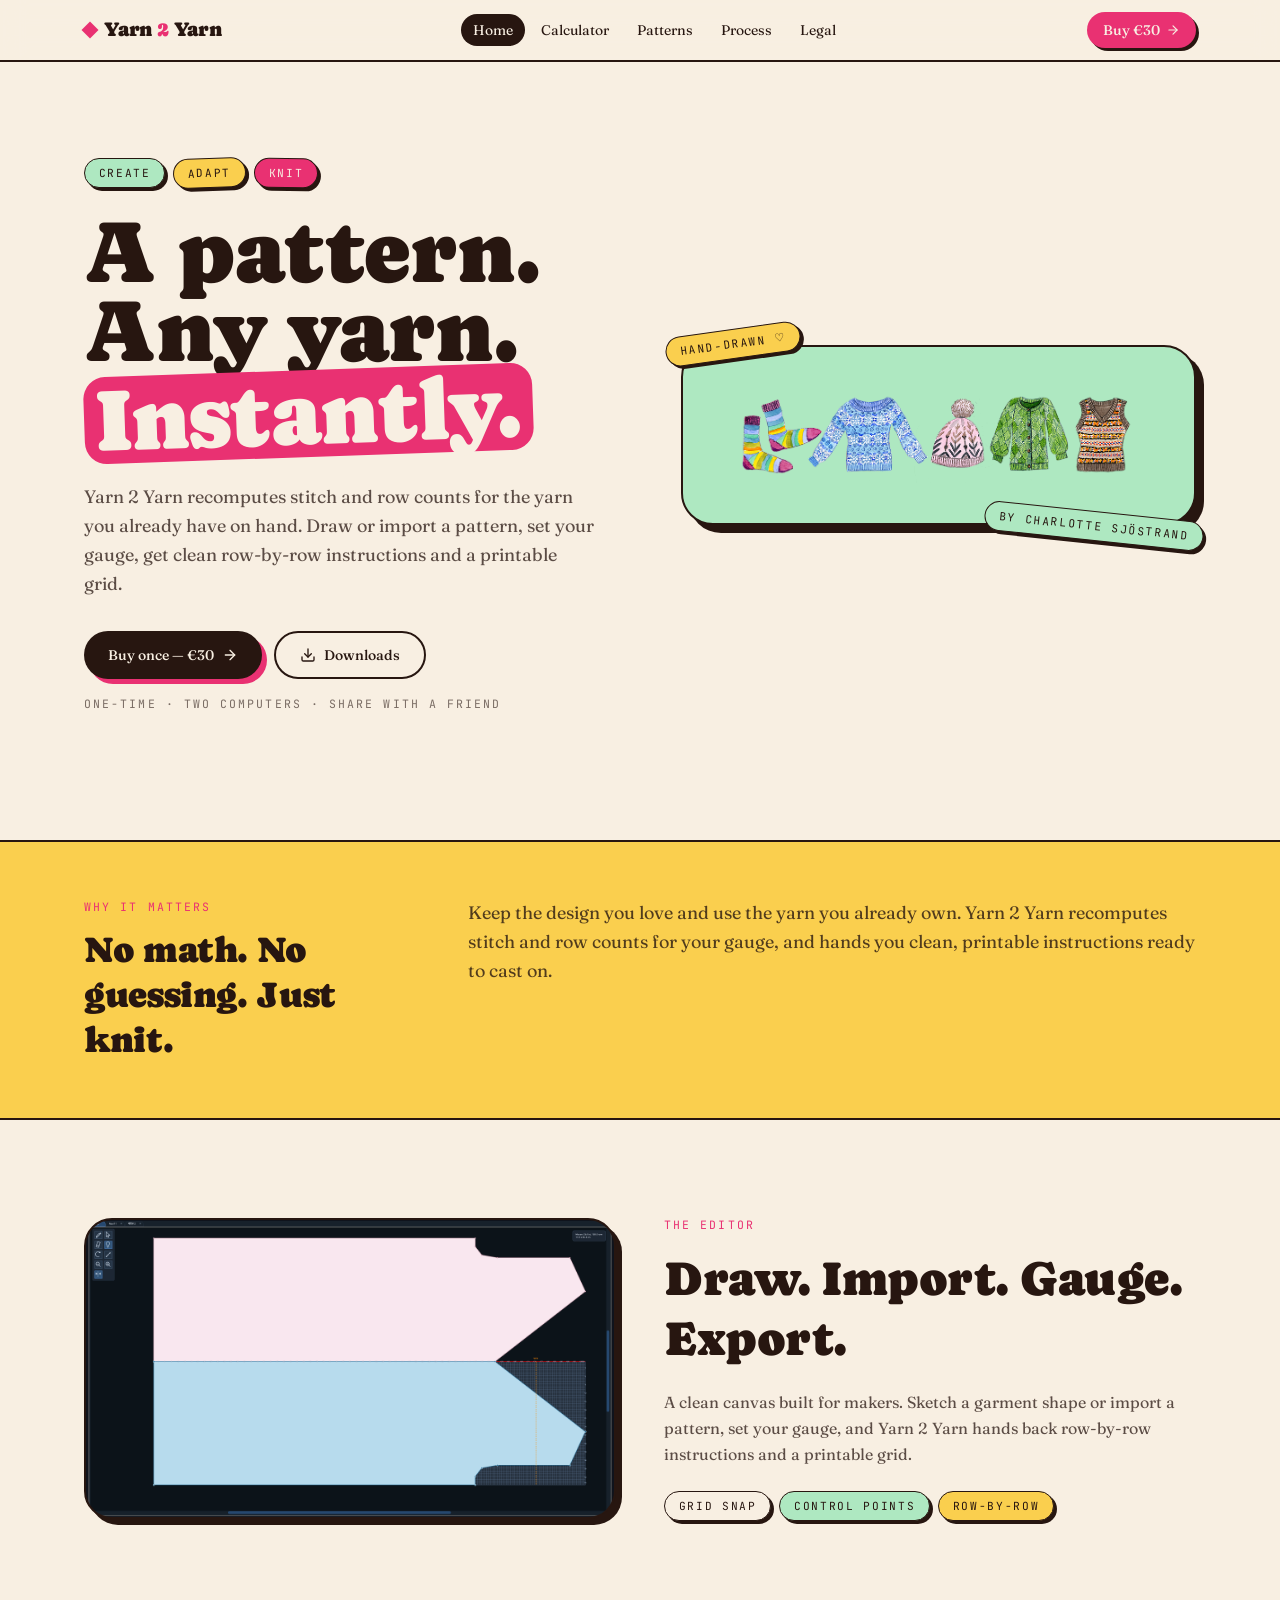
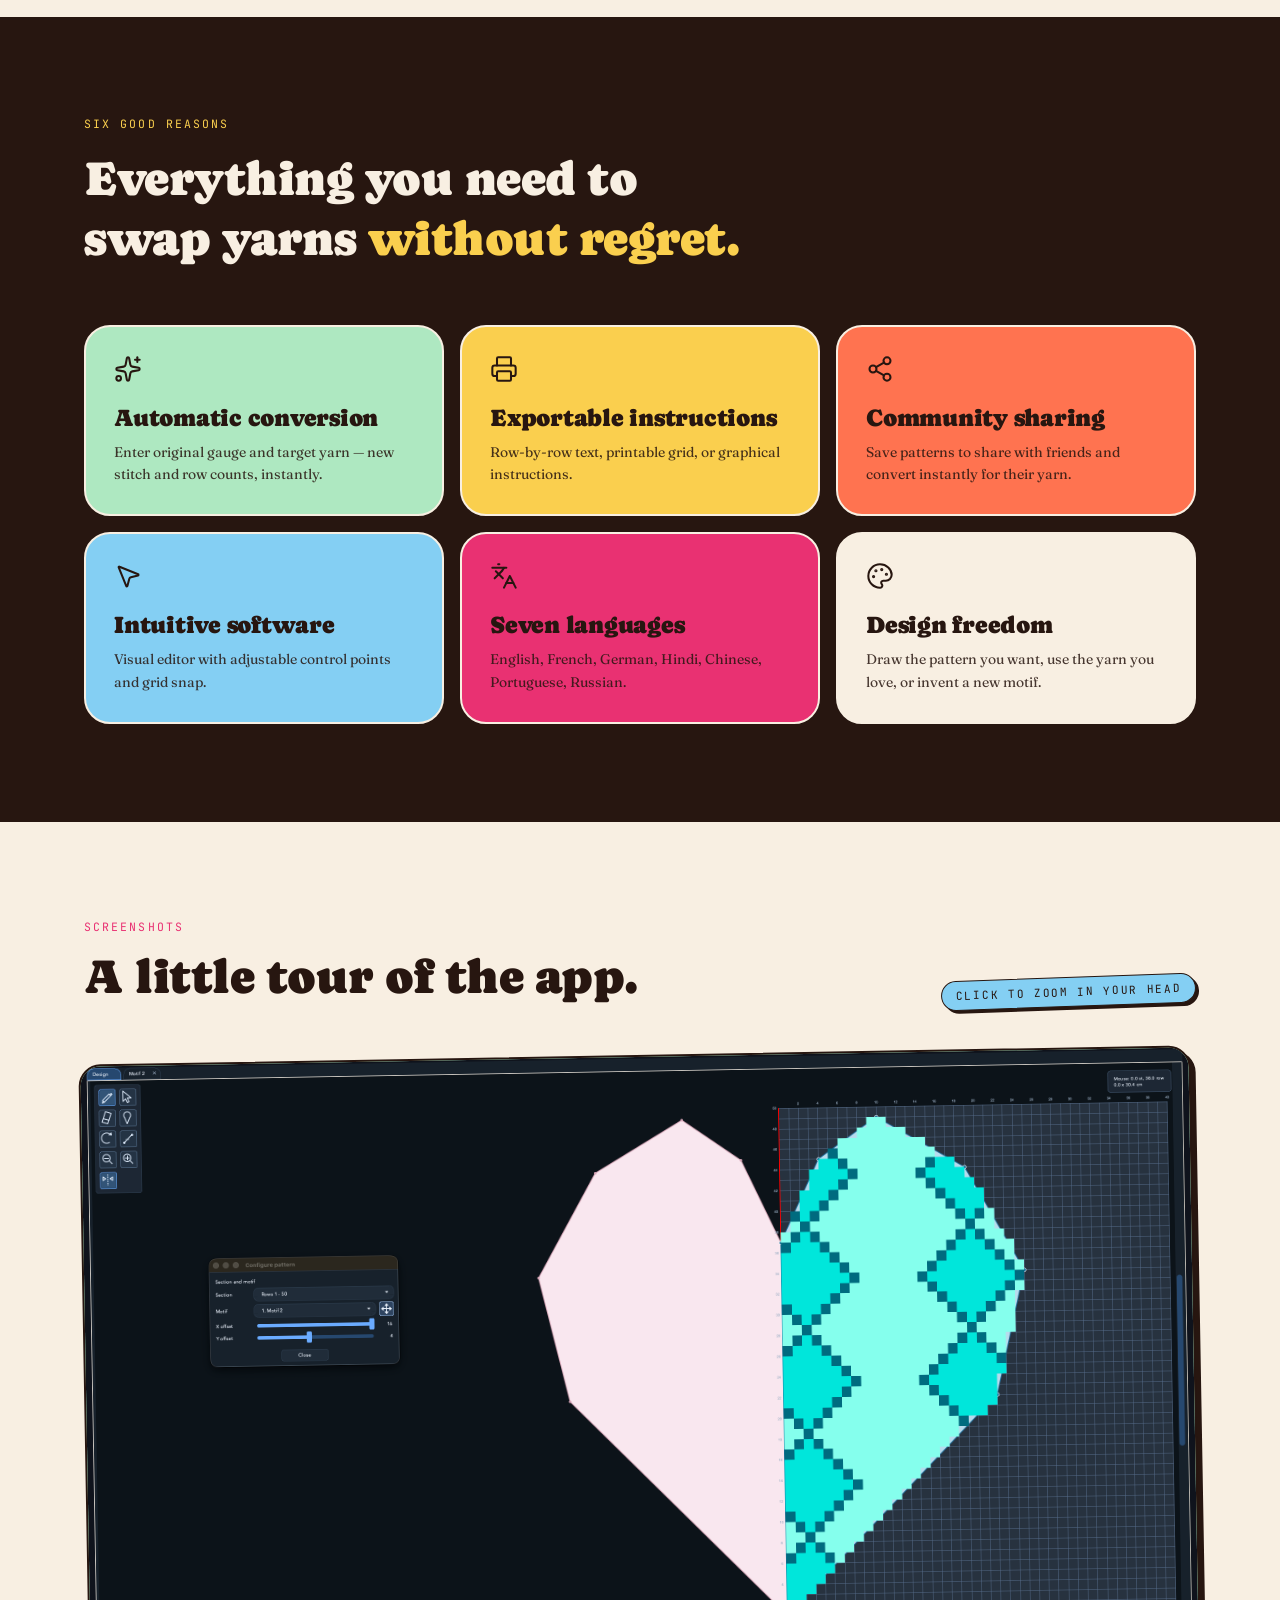
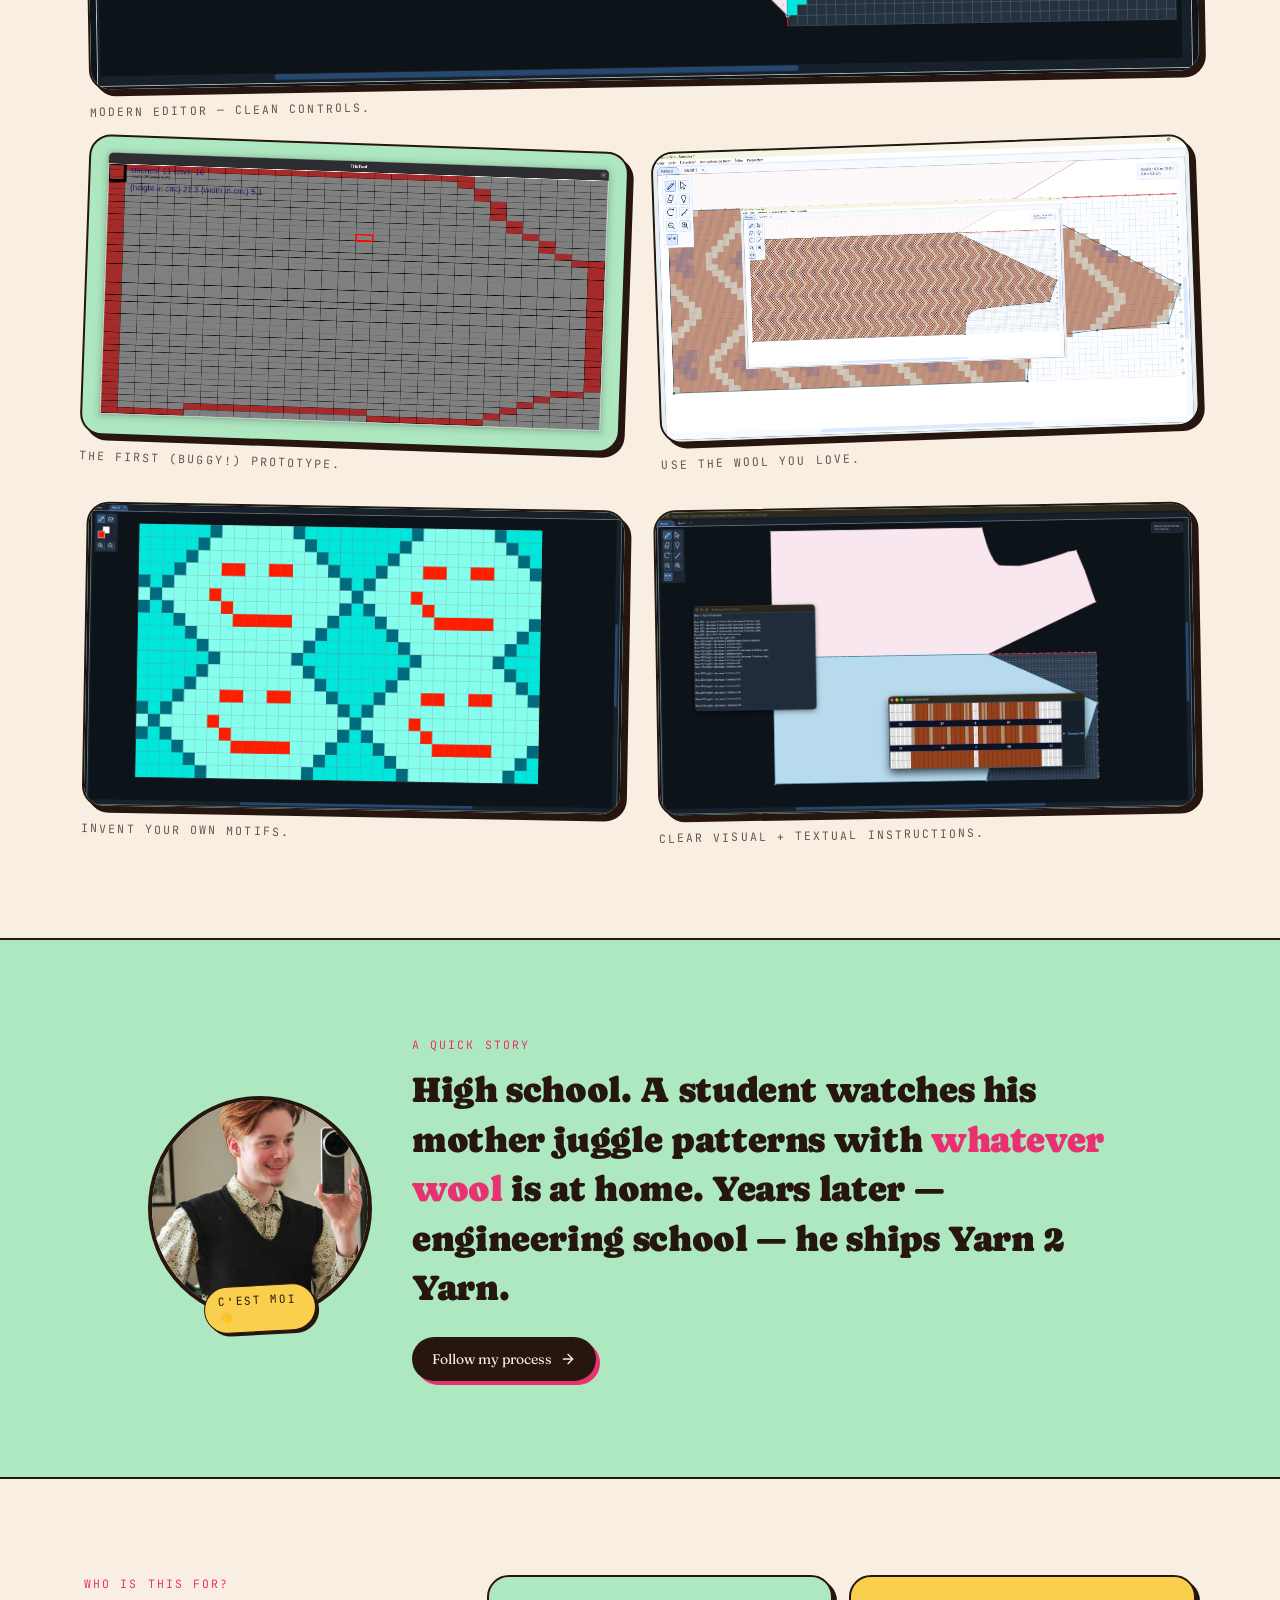
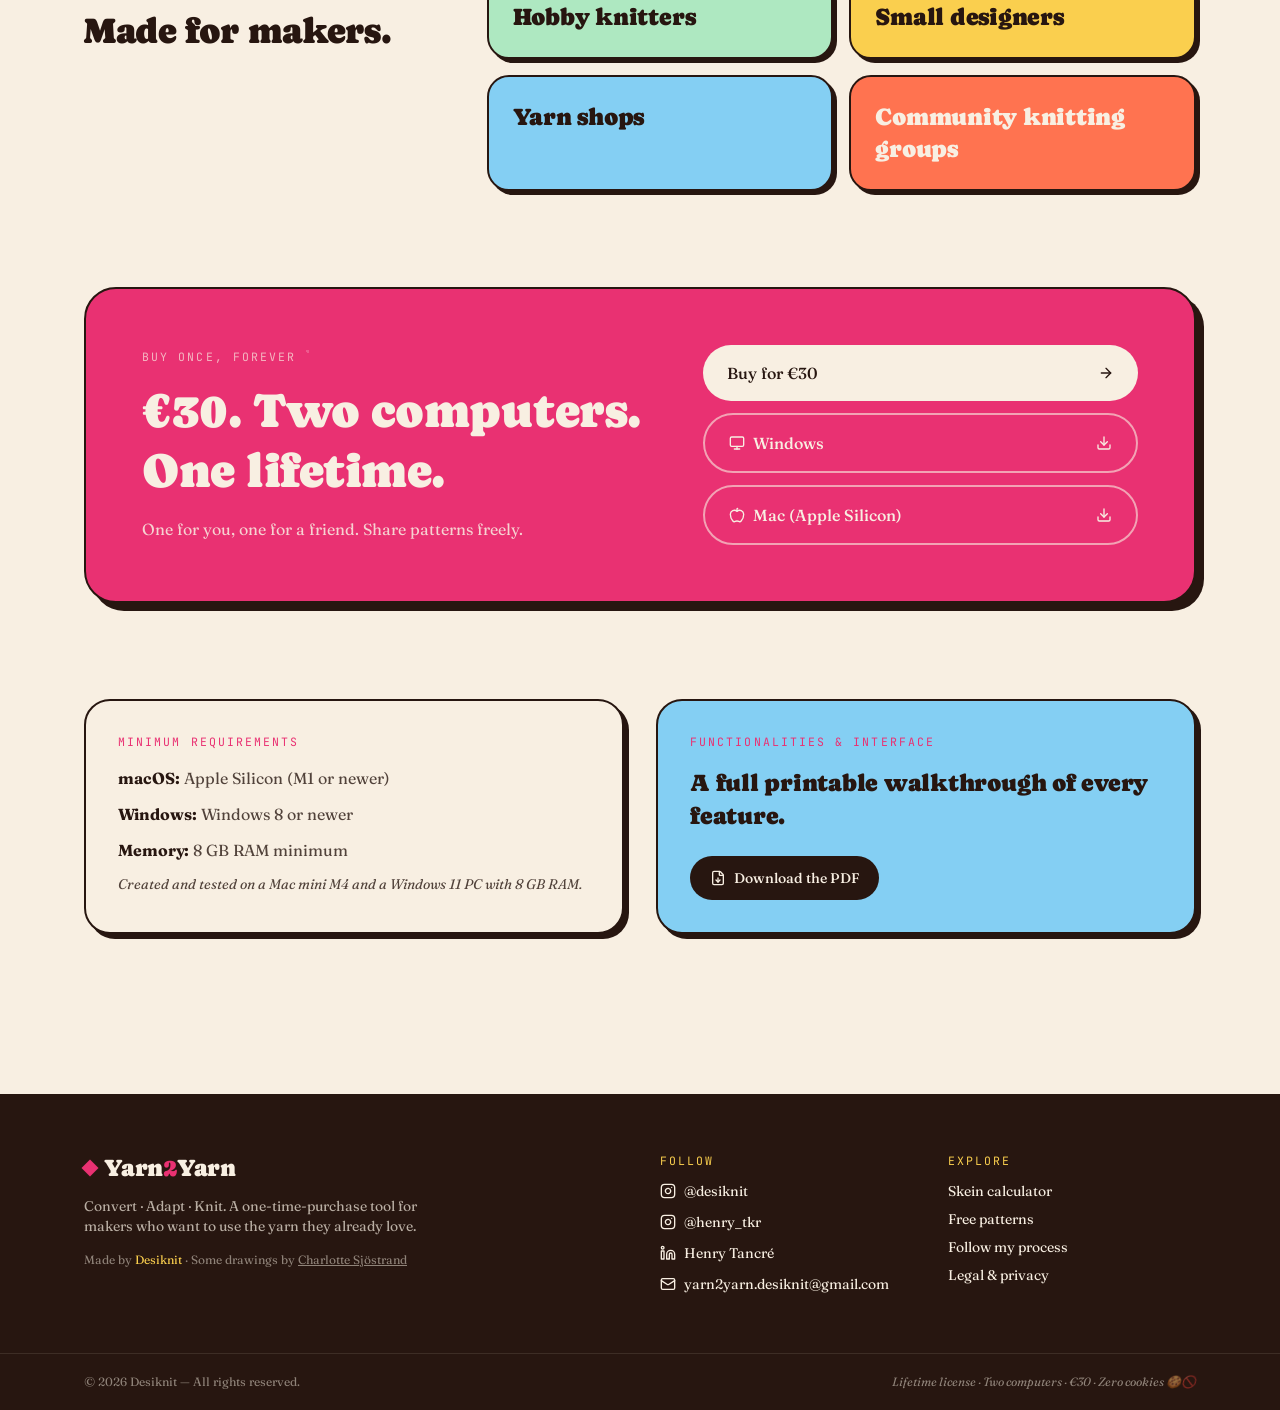
<file: index.html>
<!DOCTYPE html><html lang="en"><head><meta charset="utf-8"><meta name="viewport" content="width=device-width, initial-scale=1"><link rel="preload" as="image" href="https://www.desiknit.com/pullspry2y.png"><link rel="preload" as="image" href="https://www.desiknit.com/base.png"><link rel="preload" as="image" href="https://www.desiknit.com/coeur.png"><link rel="preload" as="image" href="https://www.desiknit.com/3a223e2f-e6a6-42e1-8e61-f96dce5ef1c5.png"><link rel="preload" as="image" href="https://www.desiknit.com/swap.png"><link rel="preload" as="image" href="https://www.desiknit.com/motif.png"><link rel="preload" as="image" href="https://www.desiknit.com/Instructions.png"><link rel="preload" as="image" href="images/henry-wNBZG_Tc.jpg"><link rel="stylesheet" href="css/styles-DPJXZZEX.css" data-precedence="default"><link rel="stylesheet" href="https://fonts.googleapis.com/css2?family=Fraunces:ital,opsz,wght@0,9..144,400;0,9..144,600;0,9..144,800;1,9..144,400&family=Caprasimo&family=JetBrains+Mono:wght@400;600&display=swap" data-precedence="default"><title>Yarn 2 Yarn — Any pattern, any yarn, instantly</title><meta name="author" content="Desiknit"><meta property="og:type" content="website"><meta name="twitter:card" content="summary_large_image"><meta name="description" content="Adapt written or graphical knitting patterns to the yarn and gauge you have. Row-by-row instructions, printable grid. One-time purchase."><meta property="og:title" content="Yarn 2 Yarn — Any pattern, any yarn"><meta property="og:description" content="Convert · Adapt · Knit. A joyful desktop tool by Desiknit."><meta property="og:image" content="images/pullspry2y.png"><meta name="twitter:image" content="https://www.desiknit.com/pullspry2y.png"><link rel="icon" href="images/favicon.ico" type="image/x-icon"><link rel="preconnect" href="https://fonts.googleapis.com"><link rel="preconnect" href="https://fonts.gstatic.com" crossorigin="anonymous">
<style>
	@font-face {
		font-family: 'CameraPlainVariable';
		src: url('fonts/CameraPlainVariable.woff2') format('woff2');
		font-weight: 100 900;
		font-style: normal;
		font-display: swap;
	}

	#lovable-badge {
		--badge-bg: #1b1b1b;
		--badge-text: #c5c1b9;
		--badge-text-hover: #dcdad5;
		--badge-radius: 6px;
		--badge-padding: 8px;
		--badge-gap: 6px;
		--badge-shadow: 
			0 0 0 1px rgba(0, 0, 0, 0.88),
			0 1px 0 0 rgba(0, 0, 0, 0.04),
			0 2px 2px -1px rgba(0, 0, 0, 0.08),
			0 4px 4px -2px rgba(0, 0, 0, 0.08),
			0 8px 8px -4px rgba(0, 0, 0, 0.08),
			0 16px 16px -8px rgba(0, 0, 0, 0.08);
		--badge-transition-duration: 0.2s;
		--badge-transition-easing: cubic-bezier(0.16, 1, 0.32, 1);
		--focus-color: #575ECF;
		--focus-offset: 2px;
		--focus-width: 2px;
		
		position: fixed;
		bottom: 12px;
		right: 12px;
		height: 24px;
		display: flex;
		align-items: center;
		z-index: 1000000;
		background-color: var(--badge-bg) !important;
		color: var(--badge-text) !important;
		border-radius: var(--badge-radius);
		box-shadow: var(--badge-shadow) !important;
		font-size: 12px;
		font-family: CameraPlainVariable, "CameraPlainVariable Fallback", -apple-system, BlinkMacSystemFont, 'Segoe UI', Roboto, sans-serif;
		font-weight: 400 !important;
		text-transform: none !important;
		font-feature-settings: normal !important;
		transform: translateZ(0);
		will-change: transform, opacity;
	}

	#lovable-badge-cta {
		display: flex;
		align-items: center;
		gap: var(--badge-gap);
		padding: 0 var(--badge-padding);
		height: 100%;
		color: inherit;
		text-decoration: none;
		white-space: nowrap;
		border-radius: var(--badge-radius) 0 0 var(--badge-radius);
		transition: 
			background-color var(--badge-transition-duration) ease,
			color var(--badge-transition-duration) ease,
			transform 0.1s ease;
	}

	#lovable-badge-cta:hover {
		background: rgba(255, 255, 255, 0.04);
		color: var(--badge-text-hover);
	}

	#lovable-badge-cta:active {
		transform: scale(0.98);
	}

	#lovable-badge-cta:focus {
		outline: none;
	}

	#lovable-badge-cta:focus-visible {
		outline: var(--focus-width) solid var(--focus-color);
		outline-offset: var(--focus-offset);
		z-index: 1;
	}

	#lovable-badge-text {
		line-height: 1;
	}

	#lovable-badge-divider {
		width: 1px;
		height: 24px;
		background-color: rgba(255, 255, 255, 0.04);
		flex-shrink: 0;
	}

	#lovable-badge-close {
		width: 24px;
		height: 24px;
		min-width: 24px;
		min-height: 24px;
		cursor: pointer;
		background: none;
		border: none;
		padding: 0;
		display: flex;
		align-items: center;
		justify-content: center;
		border-radius: 0 var(--badge-radius) var(--badge-radius) 0;
		flex-shrink: 0;
		transition: 
			background-color var(--badge-transition-duration) ease,
			transform 0.1s ease;
	}

	#lovable-badge-close:hover {
		background: rgba(255, 255, 255, 0.04);
	}

	#lovable-badge-close:active {
		transform: scale(0.92);
	}

	#lovable-badge-close:focus {
		outline: none;
	}

	#lovable-badge-close:focus-visible {
		outline: var(--focus-width) solid var(--focus-color);
		outline-offset: calc(var(--focus-offset) * -1);
		z-index: 1;
	}

	#lovable-badge-close svg path {
		fill: var(--badge-text);
		transition: fill var(--badge-transition-duration) ease;
	}

	#lovable-badge-close:hover svg path {
		fill: var(--badge-text-hover);
	}

	@media (prefers-reduced-motion: reduce) {
		#lovable-badge-cta,
		#lovable-badge-close,
		#lovable-badge-close svg path {
			transition: none;
		}
		
		#lovable-badge-cta:active,
		#lovable-badge-close:active {
			transform: none;
		}
	}

	@media (prefers-contrast: high) {
		#lovable-badge {
			--badge-bg: #000;
			--badge-text: #fff;
			--badge-text-hover: #fff;
			border: 2px solid currentColor;
		}
		
		#lovable-badge-cta:focus-visible,
		#lovable-badge-close:focus-visible {
			outline-width: 3px;
		}
	}
</style>
<script>
  window.addEventListener('error', function (event) {
    if (event && event.message && event.message.indexOf('analytics') >= 0) {
      event.preventDefault();
    }
  });
  window.addEventListener('unhandledrejection', function (event) {
    if (event && event.reason && String(event.reason).indexOf('analytics') >= 0) {
      event.preventDefault();
    }
  });
  window.__flockDisabled = true;
  window.flock = { track: function () {}, identify: function () {}, page: function () {}, setUserId: function () {}, reset: function () {}, ready: function () { return Promise.resolve({ ok: true, simulated: true }); } };
  window.Flock = window.flock;
</script>
<meta name="twitter:title" content="Yarn 2 Yarn - A pattern, a yarn">
<meta name="twitter:description" content="Create · Adapt · Knit. A joyful desktop tool by Desiknit.">
</head>
<body>
	<!--$-->
	<div class="min-h-screen bg-cream text-ink">
		<header class="sticky top-0 z-40 border-b-2 border-ink bg-cream/90 backdrop-blur-md">
			<div class="mx-auto flex max-w-6xl items-center justify-between px-5 py-3">
				<a class="flex items-center gap-2 active" href="./" data-status="active" aria-current="page">
					<span class="inline-block h-3 w-3 rotate-45 bg-raspberry">
					</span>
					<span class="font-display text-xl leading-none">
						Yarn
						<span class="text-raspberry">
							2
						</span>
						Yarn
					</span>
				</a>
				<nav class="hidden items-center gap-1 md:flex">
					<a class="rounded-full px-3 py-1.5 text-sm hover:bg-ink hover:text-cream transition bg-ink text-cream" href="./" data-status="active" aria-current="page">
						Home
					</a>
					<a href="./calculator/" class="rounded-full px-3 py-1.5 text-sm hover:bg-ink hover:text-cream transition">
						Calculator
					</a>
					<a href="./patterns/" class="rounded-full px-3 py-1.5 text-sm hover:bg-ink hover:text-cream transition">
						Patterns
					</a>
					<a href="./process/" class="rounded-full px-3 py-1.5 text-sm hover:bg-ink hover:text-cream transition">
						Process
					</a>
					<a href="./legal/" class="rounded-full px-3 py-1.5 text-sm hover:bg-ink hover:text-cream transition">
						Legal
					</a>
				</nav>
				<div class="flex items-center gap-2">
					<a href="https://yarn2yarn.lemonsqueezy.com/checkout/buy/22267c7e-5ff2-482f-9b16-f2206b3a0a4a?embed=1" class="hidden md:inline-flex items-center gap-1.5 rounded-full bg-raspberry px-4 py-2 text-sm font-medium text-cream shadow-[3px_3px_0_var(--ink)] transition hover:-translate-y-0.5">
						Buy €30 
						<svg xmlns="http://www.w3.org/2000/svg" width="24" height="24" viewBox="0 0 24 24" fill="none" stroke="currentColor" stroke-width="2" stroke-linecap="round" stroke-linejoin="round" class="lucide lucide-arrow-right h-3.5 w-3.5" aria-hidden="true">
							<path d="M5 12h14">
							</path>
							<path d="m12 5 7 7-7 7">
							</path>
						</svg>
					</a>
					<button aria-label="Menu" class="md:hidden rounded-full border-2 border-ink px-3 py-1.5 text-sm">
						Menu
					</button>
				</div>
			</div>
		</header>
		<main>
			<section class="relative overflow-hidden">
				<div class="absolute inset-0 -z-10 opacity-40 [background-image:radial-gradient(var(--ink)_1px,transparent_1px)] [background-size:22px_22px]">
				</div>
				<div class="mx-auto grid max-w-6xl gap-10 px-5 pt-14 pb-24 md:grid-cols-[1.05fr_1fr] md:gap-14 md:pt-24 md:pb-32 items-center">
					<div class="min-w-0">
						<div class="flex flex-wrap gap-2">
							<span class="sticker bg-mint">
								Create
							</span>
							<span class="sticker bg-butter -rotate-2">
								Adapt
							</span>
							<span class="sticker bg-raspberry text-cream rotate-1">
								Knit
							</span>
						</div>
						<h1 class="mt-6 font-display text-[3.2rem] leading-[0.9] md:text-[5.5rem]">
							A pattern.
							<br>
							Any yarn. 
							<span class="inline-block -rotate-2 rounded-2xl bg-raspberry px-3 py-1 text-cream">
								Instantly.
							</span>
						</h1>
						<p class="mt-6 max-w-lg text-lg leading-relaxed text-ink/75">
							Yarn 2 Yarn recomputes stitch and row counts for the yarn you already have on hand. Draw or import a pattern, set your gauge, get clean row-by-row instructions and a printable grid.</p><div class="mt-8 flex flex-wrap items-center gap-3"><a href="https://yarn2yarn.lemonsqueezy.com/checkout/buy/22267c7e-5ff2-482f-9b16-f2206b3a0a4a?embed=1" class="group inline-flex items-center gap-2 rounded-full bg-ink px-6 py-3.5 text-sm font-medium text-cream shadow-[5px_5px_0_var(--raspberry)] transition hover:-translate-y-0.5 hover:shadow-[7px_7px_0_var(--raspberry)]">Buy once — €30<svg xmlns="http://www.w3.org/2000/svg" width="24" height="24" viewBox="0 0 24 24" fill="none" stroke="currentColor" stroke-width="2" stroke-linecap="round" stroke-linejoin="round" class="lucide lucide-arrow-right h-4 w-4 transition group-hover:translate-x-1" aria-hidden="true"><path d="M5 12h14"></path><path d="m12 5 7 7-7 7"></path></svg></a><a href="#download" class="inline-flex items-center gap-2 rounded-full border-2 border-ink px-6 py-3 text-sm font-medium hover:bg-butter transition"><svg xmlns="http://www.w3.org/2000/svg" width="24" height="24" viewBox="0 0 24 24" fill="none" stroke="currentColor" stroke-width="2" stroke-linecap="round" stroke-linejoin="round" class="lucide lucide-download h-4 w-4" aria-hidden="true"><path d="M12 15V3"></path><path d="M21 15v4a2 2 0 0 1-2 2H5a2 2 0 0 1-2-2v-4"></path><path d="m7 10 5 5 5-5"></path></svg> Downloads</a></div><p class="mt-4 font-mono-tag text-ink/60">One-time · Two computers · Share with a friend</p></div><div class="relative min-w-0"><div class="absolute -top-4 -left-4 hidden md:block sticker bg-butter rotate-[-8deg] z-10">Hand-drawn ♡</div><div class="absolute -bottom-4 -right-2 hidden md:block sticker bg-mint rotate-[6deg] z-10">by Charlotte Sjöstrand</div><div class="rounded-[2rem] border-2 border-ink bg-mint p-6 md:p-10 shadow-[8px_8px_0_var(--ink)]"><img src="images/pullspry2y.png" alt="Hand-drawn knitted garments" class="w-full h-auto"></div></div></div></section><section class="border-y-2 border-ink bg-butter"><div class="mx-auto grid max-w-6xl gap-10 px-5 py-14 md:grid-cols-3"><div><p class="font-mono-tag text-raspberry mb-3">Why it matters</p><h2 class="font-display text-4xl leading-tight">No math. No guessing. Just knit.</h2></div><p class="md:col-span-2 text-lg leading-relaxed text-ink/80">Keep the design you love and use the yarn you already own. Yarn 2 Yarn recomputes stitch and row counts for your gauge, and hands you clean, printable instructions ready to cast on.</p></div></section><section class="mx-auto max-w-6xl px-5 py-24"><div class="grid items-center gap-12 md:grid-cols-2"><div class="relative"><div class="absolute -inset-3 -z-10 rotate-1 rounded-[2rem] bg-coral"></div><div class="overflow-hidden rounded-[1.75rem] border-2 border-ink bg-ink shadow-[6px_6px_0_var(--ink)]"><img src="images/base.png" alt="Yarn 2 Yarn editor" class="w-full h-auto"></div></div><div class="min-w-0"><p class="font-mono-tag text-raspberry mb-4">The editor</p><h2 class="font-display text-5xl leading-tight">Draw. Import. Gauge. Export.</h2><p class="mt-5 leading-relaxed text-ink/75">A clean canvas built for makers. Sketch a garment shape or import a pattern, set your gauge, and Yarn 2 Yarn hands back row-by-row instructions and a printable grid.</p><div class="mt-6 flex flex-wrap gap-2"><span class="sticker">Grid snap</span><span class="sticker bg-mint">Control points</span><span class="sticker bg-butter">Row-by-row</span></div></div></div></section><section id="features" class="border-y-2 border-ink bg-ink text-cream"><div class="mx-auto max-w-6xl px-5 py-24"><div class="mb-14 max-w-2xl"><p class="font-mono-tag text-butter mb-4">Six good reasons</p><h2 class="font-display text-5xl leading-tight">Everything you need to swap yarns <em class="not-italic text-butter">without regret.</em></h2></div><div class="grid gap-4 sm:grid-cols-2 lg:grid-cols-3"><div class="bg-mint rounded-3xl border-2 border-cream p-7 text-ink transition hover:-translate-y-1 hover:rotate-[-0.5deg]"><svg xmlns="http://www.w3.org/2000/svg" width="24" height="24" viewBox="0 0 24 24" fill="none" stroke="currentColor" stroke-width="1.75" stroke-linecap="round" stroke-linejoin="round" class="lucide lucide-sparkles mb-5 h-7 w-7" aria-hidden="true"><path d="M11.017 2.814a1 1 0 0 1 1.966 0l1.051 5.558a2 2 0 0 0 1.594 1.594l5.558 1.051a1 1 0 0 1 0 1.966l-5.558 1.051a2 2 0 0 0-1.594 1.594l-1.051 5.558a1 1 0 0 1-1.966 0l-1.051-5.558a2 2 0 0 0-1.594-1.594l-5.558-1.051a1 1 0 0 1 0-1.966l5.558-1.051a2 2 0 0 0 1.594-1.594z"></path><path d="M20 2v4"></path><path d="M22 4h-4"></path><circle cx="4" cy="20" r="2"></circle></svg><h3 class="font-display text-2xl leading-tight">Automatic conversion</h3><p class="mt-2 text-sm leading-relaxed opacity-85">Enter original gauge and target yarn — new stitch and row counts, instantly.</p></div><div class="bg-butter rounded-3xl border-2 border-cream p-7 text-ink transition hover:-translate-y-1 hover:rotate-[-0.5deg]"><svg xmlns="http://www.w3.org/2000/svg" width="24" height="24" viewBox="0 0 24 24" fill="none" stroke="currentColor" stroke-width="1.75" stroke-linecap="round" stroke-linejoin="round" class="lucide lucide-printer mb-5 h-7 w-7" aria-hidden="true"><path d="M6 18H4a2 2 0 0 1-2-2v-5a2 2 0 0 1 2-2h16a2 2 0 0 1 2 2v5a2 2 0 0 1-2 2h-2"></path><path d="M6 9V3a1 1 0 0 1 1-1h10a1 1 0 0 1 1 1v6"></path><rect x="6" y="14" width="12" height="8" rx="1"></rect></svg><h3 class="font-display text-2xl leading-tight">Exportable instructions</h3><p class="mt-2 text-sm leading-relaxed opacity-85">Row-by-row text, printable grid, or graphical instructions.</p></div><div class="bg-coral text-cream rounded-3xl border-2 border-cream p-7 text-ink transition hover:-translate-y-1 hover:rotate-[-0.5deg]"><svg xmlns="http://www.w3.org/2000/svg" width="24" height="24" viewBox="0 0 24 24" fill="none" stroke="currentColor" stroke-width="1.75" stroke-linecap="round" stroke-linejoin="round" class="lucide lucide-share2 lucide-share-2 mb-5 h-7 w-7" aria-hidden="true"><circle cx="18" cy="5" r="3"></circle><circle cx="6" cy="12" r="3"></circle><circle cx="18" cy="19" r="3"></circle><line x1="8.59" x2="15.42" y1="13.51" y2="17.49"></line><line x1="15.41" x2="8.59" y1="6.51" y2="10.49"></line></svg><h3 class="font-display text-2xl leading-tight">Community sharing</h3><p class="mt-2 text-sm leading-relaxed opacity-85">Save patterns to share with friends and convert instantly for their yarn.</p></div><div class="bg-sky rounded-3xl border-2 border-cream p-7 text-ink transition hover:-translate-y-1 hover:rotate-[-0.5deg]"><svg xmlns="http://www.w3.org/2000/svg" width="24" height="24" viewBox="0 0 24 24" fill="none" stroke="currentColor" stroke-width="1.75" stroke-linecap="round" stroke-linejoin="round" class="lucide lucide-mouse-pointer2 lucide-mouse-pointer-2 mb-5 h-7 w-7" aria-hidden="true"><path d="M4.037 4.688a.495.495 0 0 1 .651-.651l16 6.5a.5.5 0 0 1-.063.947l-6.124 1.58a2 2 0 0 0-1.438 1.435l-1.579 6.126a.5.5 0 0 1-.947.063z"></path></svg><h3 class="font-display text-2xl leading-tight">Intuitive software</h3><p class="mt-2 text-sm leading-relaxed opacity-85">Visual editor with adjustable control points and grid snap.</p></div><div class="bg-raspberry text-cream rounded-3xl border-2 border-cream p-7 text-ink transition hover:-translate-y-1 hover:rotate-[-0.5deg]"><svg xmlns="http://www.w3.org/2000/svg" width="24" height="24" viewBox="0 0 24 24" fill="none" stroke="currentColor" stroke-width="1.75" stroke-linecap="round" stroke-linejoin="round" class="lucide lucide-languages mb-5 h-7 w-7" aria-hidden="true"><path d="m5 8 6 6"></path><path d="m4 14 6-6 2-3"></path><path d="M2 5h12"></path><path d="M7 2h1"></path><path d="m22 22-5-10-5 10"></path><path d="M14 18h6"></path></svg><h3 class="font-display text-2xl leading-tight">Seven languages</h3><p class="mt-2 text-sm leading-relaxed opacity-85">English, French, German, Hindi, Chinese, Portuguese, Russian.</p></div><div class="bg-cream rounded-3xl border-2 border-cream p-7 text-ink transition hover:-translate-y-1 hover:rotate-[-0.5deg]"><svg xmlns="http://www.w3.org/2000/svg" width="24" height="24" viewBox="0 0 24 24" fill="none" stroke="currentColor" stroke-width="1.75" stroke-linecap="round" stroke-linejoin="round" class="lucide lucide-palette mb-5 h-7 w-7" aria-hidden="true"><path d="M12 22a1 1 0 0 1 0-20 10 9 0 0 1 10 9 5 5 0 0 1-5 5h-2.25a1.75 1.75 0 0 0-1.4 2.8l.3.4a1.75 1.75 0 0 1-1.4 2.8z"></path><circle cx="13.5" cy="6.5" r=".5" fill="currentColor"></circle><circle cx="17.5" cy="10.5" r=".5" fill="currentColor"></circle><circle cx="6.5" cy="12.5" r=".5" fill="currentColor"></circle><circle cx="8.5" cy="7.5" r=".5" fill="currentColor"></circle></svg><h3 class="font-display text-2xl leading-tight">Design freedom</h3><p class="mt-2 text-sm leading-relaxed opacity-85">Draw the pattern you want, use the yarn you love, or invent a new motif.</p></div></div></div></section><section id="screenshots" class="mx-auto max-w-6xl px-5 py-24"><div class="mb-12 flex flex-wrap items-end justify-between gap-4"><div><p class="font-mono-tag text-raspberry mb-3">Screenshots</p><h2 class="font-display text-5xl leading-tight max-w-xl">A little tour of the app.</h2></div><span class="sticker bg-sky -rotate-2">click to zoom in your head</span></div><div class="grid gap-8 md:grid-cols-2"><figure class="group md:col-span-2 -rotate-1 transition hover:rotate-0"><div class="overflow-hidden rounded-2xl border-2 border-ink bg-mint shadow-[5px_5px_0_var(--ink)]"><img src="images/coeur.png" alt="Modern editor — clean controls." class="w-full h-auto transition duration-700 group-hover:scale-[1.03]"></div><figcaption class="mt-3 font-mono-tag text-ink/70">Modern editor — clean controls.</figcaption></figure><figure class="group  rotate-2 transition hover:rotate-0"><div class="overflow-hidden rounded-2xl border-2 border-ink bg-mint shadow-[5px_5px_0_var(--ink)]"><img src="images/3a223e2f-e6a6-42e1-8e61-f96dce5ef1c5.png" alt="The first (buggy!) prototype." class="w-full h-auto transition duration-700 group-hover:scale-[1.03]"></div><figcaption class="mt-3 font-mono-tag text-ink/70">The first (buggy!) prototype.</figcaption></figure><figure class="group  -rotate-2 transition hover:rotate-0"><div class="overflow-hidden rounded-2xl border-2 border-ink bg-mint shadow-[5px_5px_0_var(--ink)]"><img src="images/swap.png" alt="Use the wool you love." class="w-full h-auto transition duration-700 group-hover:scale-[1.03]"></div><figcaption class="mt-3 font-mono-tag text-ink/70">Use the wool you love.</figcaption></figure><figure class="group  rotate-1 transition hover:rotate-0"><div class="overflow-hidden rounded-2xl border-2 border-ink bg-mint shadow-[5px_5px_0_var(--ink)]"><img src="images/motif.png" alt="Invent your own motifs." class="w-full h-auto transition duration-700 group-hover:scale-[1.03]"></div><figcaption class="mt-3 font-mono-tag text-ink/70">Invent your own motifs.</figcaption></figure><figure class="group  -rotate-1 transition hover:rotate-0"><div class="overflow-hidden rounded-2xl border-2 border-ink bg-mint shadow-[5px_5px_0_var(--ink)]"><img src="images/Instructions.png" alt="Clear visual + textual instructions." class="w-full h-auto transition duration-700 group-hover:scale-[1.03]"></div><figcaption class="mt-3 font-mono-tag text-ink/70">Clear visual + textual instructions.</figcaption></figure></div></section><section id="story" class="border-y-2 border-ink bg-mint"><div class="mx-auto grid max-w-5xl gap-10 px-5 py-24 md:grid-cols-[auto_1fr] items-center"><div class="relative mx-auto md:mx-0"><div class="absolute -inset-2 rounded-full bg-raspberry -z-10 rotate-6"></div><img src="images/henry-wNBZG_Tc.jpg" alt="Henry, creator of Yarn 2 Yarn" class="h-44 w-44 rounded-full border-4 border-ink object-cover md:h-56 md:w-56"><span class="absolute -bottom-3 left-1/2 -translate-x-1/2 sticker bg-butter -rotate-3">c'est moi 👋</span></div><div><p class="font-mono-tag text-raspberry mb-3">A quick story</p><p class="font-display text-3xl leading-snug md:text-4xl">High school. A student watches his mother juggle patterns with <em class="not-italic text-raspberry">whatever wool</em> is at home. Years later — engineering school — he ships Yarn 2 Yarn.</p><a href="/process" class="mt-6 inline-flex items-center gap-2 rounded-full bg-ink px-5 py-3 text-sm text-cream shadow-[4px_4px_0_var(--raspberry)] transition hover:-translate-y-0.5">Follow my process <svg xmlns="http://www.w3.org/2000/svg" width="24" height="24" viewBox="0 0 24 24" fill="none" stroke="currentColor" stroke-width="2" stroke-linecap="round" stroke-linejoin="round" class="lucide lucide-arrow-right h-4 w-4" aria-hidden="true"><path d="M5 12h14"></path><path d="m12 5 7 7-7 7"></path></svg></a></div></div></section><section class="mx-auto max-w-6xl px-5 py-24"><div class="grid gap-12 md:grid-cols-[1fr_2fr]"><div><p class="font-mono-tag text-raspberry mb-4">Who is this for?</p><h2 class="font-display text-4xl leading-tight">Made for makers.</h2></div><div class="grid gap-4 sm:grid-cols-2"><div class="bg-mint rounded-2xl border-2 border-ink p-6 shadow-[4px_4px_0_var(--ink)] transition hover:-translate-y-1"><p class="font-display text-2xl">Hobby knitters</p></div><div class="bg-butter rounded-2xl border-2 border-ink p-6 shadow-[4px_4px_0_var(--ink)] transition hover:-translate-y-1"><p class="font-display text-2xl">Small designers</p></div><div class="bg-sky rounded-2xl border-2 border-ink p-6 shadow-[4px_4px_0_var(--ink)] transition hover:-translate-y-1"><p class="font-display text-2xl">Yarn shops</p></div><div class="bg-coral text-cream rounded-2xl border-2 border-ink p-6 shadow-[4px_4px_0_var(--ink)] transition hover:-translate-y-1"><p class="font-display text-2xl">Community knitting groups</p></div></div></div></section><section id="download" class="mx-auto max-w-6xl px-5 pb-24"><div class="relative overflow-hidden rounded-[2rem] border-2 border-ink bg-raspberry p-8 text-cream shadow-[8px_8px_0_var(--ink)] md:p-14"><div class="absolute inset-0 opacity-20 [background:radial-gradient(circle_at_20%_20%,#fff_1.5px,transparent_1.5px)] [background-size:22px_22px]"></div><div class="relative grid gap-10 md:grid-cols-[1.2fr_1fr] items-center"><div><p class="font-mono-tag text-cream/70 mb-4">Buy once, forever</p><h2 class="font-display text-5xl leading-tight">€30. Two computers. One lifetime.</h2><p class="mt-4 max-w-md text-cream/85">One for you, one for a friend. Share patterns freely.</p></div><div class="flex flex-col gap-3"><a href="https://yarn2yarn.lemonsqueezy.com/checkout/buy/22267c7e-5ff2-482f-9b16-f2206b3a0a4a?embed=1" class="inline-flex items-center justify-between rounded-full bg-cream px-6 py-4 font-medium text-ink hover:bg-butter transition">Buy for €30 <svg xmlns="http://www.w3.org/2000/svg" width="24" height="24" viewBox="0 0 24 24" fill="none" stroke="currentColor" stroke-width="2" stroke-linecap="round" stroke-linejoin="round" class="lucide lucide-arrow-right h-4 w-4" aria-hidden="true"><path d="M5 12h14"></path><path d="m12 5 7 7-7 7"></path></svg></a><a href="https://www.desiknit.com/download.html" class="inline-flex items-center justify-between rounded-full border-2 border-cream/60 px-6 py-4 font-medium hover:bg-cream/10 transition"><span class="inline-flex items-center gap-2"><svg xmlns="http://www.w3.org/2000/svg" width="24" height="24" viewBox="0 0 24 24" fill="none" stroke="currentColor" stroke-width="2" stroke-linecap="round" stroke-linejoin="round" class="lucide lucide-monitor h-4 w-4" aria-hidden="true"><rect width="20" height="14" x="2" y="3" rx="2"></rect><line x1="8" x2="16" y1="21" y2="21"></line><line x1="12" x2="12" y1="17" y2="21"></line></svg> Windows</span><svg xmlns="http://www.w3.org/2000/svg" width="24" height="24" viewBox="0 0 24 24" fill="none" stroke="currentColor" stroke-width="2" stroke-linecap="round" stroke-linejoin="round" class="lucide lucide-download h-4 w-4" aria-hidden="true"><path d="M12 15V3"></path><path d="M21 15v4a2 2 0 0 1-2 2H5a2 2 0 0 1-2-2v-4"></path><path d="m7 10 5 5 5-5"></path></svg></a><a href="https://github.com/rh-henry/yarn2yarn/releases/latest/download/Yarn2Yarn2.0.1.dmg" class="inline-flex items-center justify-between rounded-full border-2 border-cream/60 px-6 py-4 font-medium hover:bg-cream/10 transition"><span class="inline-flex items-center gap-2"><svg xmlns="http://www.w3.org/2000/svg" width="24" height="24" viewBox="0 0 24 24" fill="none" stroke="currentColor" stroke-width="2" stroke-linecap="round" stroke-linejoin="round" class="lucide lucide-apple h-4 w-4" aria-hidden="true"><path d="M12 6.528V3a1 1 0 0 1 1-1h0"></path><path d="M18.237 21A15 15 0 0 0 22 11a6 6 0 0 0-10-4.472A6 6 0 0 0 2 11a15.1 15.1 0 0 0 3.763 10 3 3 0 0 0 3.648.648 5.5 5.5 0 0 1 5.178 0A3 3 0 0 0 18.237 21"></path></svg> Mac (Apple Silicon)</span><svg xmlns="http://www.w3.org/2000/svg" width="24" height="24" viewBox="0 0 24 24" fill="none" stroke="currentColor" stroke-width="2" stroke-linecap="round" stroke-linejoin="round" class="lucide lucide-download h-4 w-4" aria-hidden="true"><path d="M12 15V3"></path><path d="M21 15v4a2 2 0 0 1-2 2H5a2 2 0 0 1-2-2v-4"></path><path d="m7 10 5 5 5-5"></path></svg></a></div></div></div></section><section class="mx-auto max-w-6xl px-5 pb-24 grid gap-8 md:grid-cols-2"><div class="rounded-3xl border-2 border-ink bg-cream p-8 shadow-[5px_5px_0_var(--ink)]"><p class="font-mono-tag text-raspberry mb-4">Minimum requirements</p><ul class="space-y-3 text-ink/80"><li><strong class="text-ink">macOS:</strong> Apple Silicon (M1 or newer)</li><li><strong class="text-ink">Windows:</strong> Windows 8 or newer</li><li><strong class="text-ink">Memory:</strong> 8 GB RAM minimum</li><li class="text-sm italic">Created and tested on a Mac mini M4 and a Windows 11 PC with 8 GB RAM.</li></ul></div><div class="flex flex-col justify-between rounded-3xl border-2 border-ink bg-sky p-8 shadow-[5px_5px_0_var(--ink)]"><div><p class="font-mono-tag text-raspberry mb-4">Functionalities & interface</p><p class="font-display text-2xl leading-snug">A full printable walkthrough of every feature.</p></div><a href="https://www.desiknit.com/preview.pdf" class="mt-6 inline-flex items-center gap-2 self-start rounded-full bg-ink px-5 py-3 text-sm font-medium text-cream hover:bg-raspberry transition"><svg xmlns="http://www.w3.org/2000/svg" width="24" height="24" viewBox="0 0 24 24" fill="none" stroke="currentColor" stroke-width="2" stroke-linecap="round" stroke-linejoin="round" class="lucide lucide-file-down h-4 w-4" aria-hidden="true"><path d="M6 22a2 2 0 0 1-2-2V4a2 2 0 0 1 2-2h8a2.4 2.4 0 0 1 1.704.706l3.588 3.588A2.4 2.4 0 0 1 20 8v12a2 2 0 0 1-2 2z"></path><path d="M14 2v5a1 1 0 0 0 1 1h5"></path><path d="M12 18v-6"></path><path d="m9 15 3 3 3-3"></path></svg> Download the PDF</a></div></section></main><footer class="mt-16 border-t-2 border-ink bg-ink text-cream"><div class="mx-auto grid max-w-6xl gap-10 px-5 py-14 md:grid-cols-4"><div class="md:col-span-2"><div class="flex items-center gap-2"><span class="inline-block h-3 w-3 rotate-45 bg-raspberry"></span><span class="font-display text-2xl">Yarn<span class="text-raspberry">2</span>Yarn</span></div><p class="mt-3 max-w-sm text-sm text-cream/70">Convert · Adapt · Knit. A one-time-purchase tool for makers who want to use the yarn they already love.</p><p class="mt-4 text-xs text-cream/50">Made by <span class="text-butter">Desiknit</span> · Some drawings by<!-- --> <a href="https://www.instagram.com/charlotte_sjostrand" class="underline hover:text-butter">Charlotte Sjöstrand</a></p></div><div><p class="font-mono-tag text-butter mb-3">Follow</p><ul class="space-y-2 text-sm"><li><a href="https://www.instagram.com/desiknit/" class="inline-flex items-center gap-2 hover:text-butter"><svg xmlns="http://www.w3.org/2000/svg" width="24" height="24" viewBox="0 0 24 24" fill="none" stroke="currentColor" stroke-width="2" stroke-linecap="round" stroke-linejoin="round" class="lucide lucide-instagram h-4 w-4" aria-hidden="true"><rect width="20" height="20" x="2" y="2" rx="5" ry="5"></rect><path d="M16 11.37A4 4 0 1 1 12.63 8 4 4 0 0 1 16 11.37z"></path><line x1="17.5" x2="17.51" y1="6.5" y2="6.5"></line></svg> @desiknit</a></li><li><a href="https://www.instagram.com/henry_tkr/" class="inline-flex items-center gap-2 hover:text-butter"><svg xmlns="http://www.w3.org/2000/svg" width="24" height="24" viewBox="0 0 24 24" fill="none" stroke="currentColor" stroke-width="2" stroke-linecap="round" stroke-linejoin="round" class="lucide lucide-instagram h-4 w-4" aria-hidden="true"><rect width="20" height="20" x="2" y="2" rx="5" ry="5"></rect><path d="M16 11.37A4 4 0 1 1 12.63 8 4 4 0 0 1 16 11.37z"></path><line x1="17.5" x2="17.51" y1="6.5" y2="6.5"></line></svg> @henry_tkr</a></li><li><a href="https://www.linkedin.com/in/henry-tancré-1b995a37a" class="inline-flex items-center gap-2 hover:text-butter"><svg xmlns="http://www.w3.org/2000/svg" width="24" height="24" viewBox="0 0 24 24" fill="none" stroke="currentColor" stroke-width="2" stroke-linecap="round" stroke-linejoin="round" class="lucide lucide-linkedin h-4 w-4" aria-hidden="true"><path d="M16 8a6 6 0 0 1 6 6v7h-4v-7a2 2 0 0 0-2-2 2 2 0 0 0-2 2v7h-4v-7a6 6 0 0 1 6-6z"></path><rect width="4" height="12" x="2" y="9"></rect><circle cx="4" cy="4" r="2"></circle></svg> Henry Tancré</a></li><li><a href="mailto:yarn2yarn.desiknit@gmail.com" class="inline-flex items-center gap-2 hover:text-butter"><svg xmlns="http://www.w3.org/2000/svg" width="24" height="24" viewBox="0 0 24 24" fill="none" stroke="currentColor" stroke-width="2" stroke-linecap="round" stroke-linejoin="round" class="lucide lucide-mail h-4 w-4" aria-hidden="true"><path d="m22 7-8.991 5.727a2 2 0 0 1-2.009 0L2 7"></path><rect x="2" y="4" width="20" height="16" rx="2"></rect></svg> yarn2yarn.desiknit@gmail.com</a></li></ul></div><div><p class="font-mono-tag text-butter mb-3">Explore</p><ul class="space-y-2 text-sm"><li><a href="/calculator" class="hover:text-butter">Skein calculator</a></li><li><a href="/patterns" class="hover:text-butter">Free patterns</a></li><li><a href="/process" class="hover:text-butter">Follow my process</a></li><li><a href="/legal" class="hover:text-butter">Legal & privacy</a></li></ul></div></div><div class="border-t border-cream/10"><div class="mx-auto flex max-w-6xl flex-wrap items-center justify-between gap-3 px-5 py-5 text-xs text-cream/50"><span>© <!-- -->2026<!-- --> Desiknit — All rights reserved.</span><span class="italic">Lifetime license · Two computers · €30 · Zero cookies 🍪🚫</span></div></div></footer></div><!--/$-->

<!-- Static fallback mode: the client bundle is disabled in this workspace because its chunk assets are unavailable, so the existing HTML shell remains visible. --></body></html>
</file>
